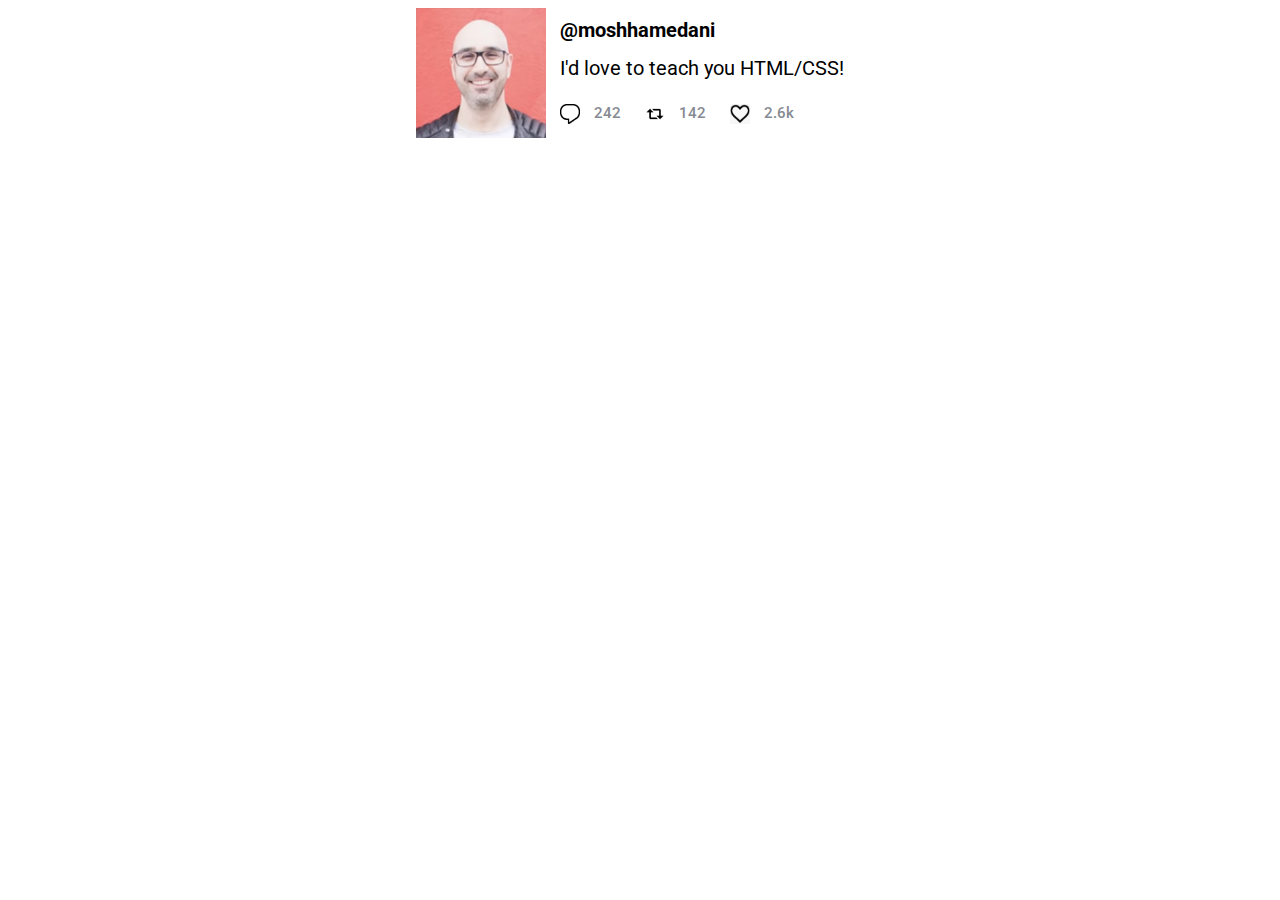
<file: task 1/index.html>
<!DOCTYPE html>
<html>
  <head>
    <link rel="stylesheet" href="styles.css" />
    <link rel="preconnect" href="https://fonts.googleapis.com" />
    <link rel="preconnect" href="https://fonts.gstatic.com" crossorigin />
    <link
      href="https://fonts.googleapis.com/css2?family=Roboto:wght@400;500;700&display=swap"
      rel="stylesheet"
    />
  </head>
  <body>
    <div class="main-container">
      <div class="card">
        <img class="profile" src="images/profile.png" alt="profile photo" />
        <div class="text">
          <p id="username">@moshhamedani</p>
          <p id="tweet">I'd love to teach you HTML/CSS!</p>
          <div class="icons">
            <div id="reply-icon">
              <img src="images/reply.png" alt="reply icon" />
            </div>
            <div id="reply-text">242</div>
            <div id="retweet-icon">
              <img src="images/retweet.png" alt="retweet icon" />
            </div>
            <div id="retweet-text">142</div>
            <div id="like-icon">
              <img src="images/like.png" alt="like icon" />
            </div>
            <div id="like-text">2.6k</div>
          </div>
        </div>
      </div>
    </div>
  </body>
</html>
</file>
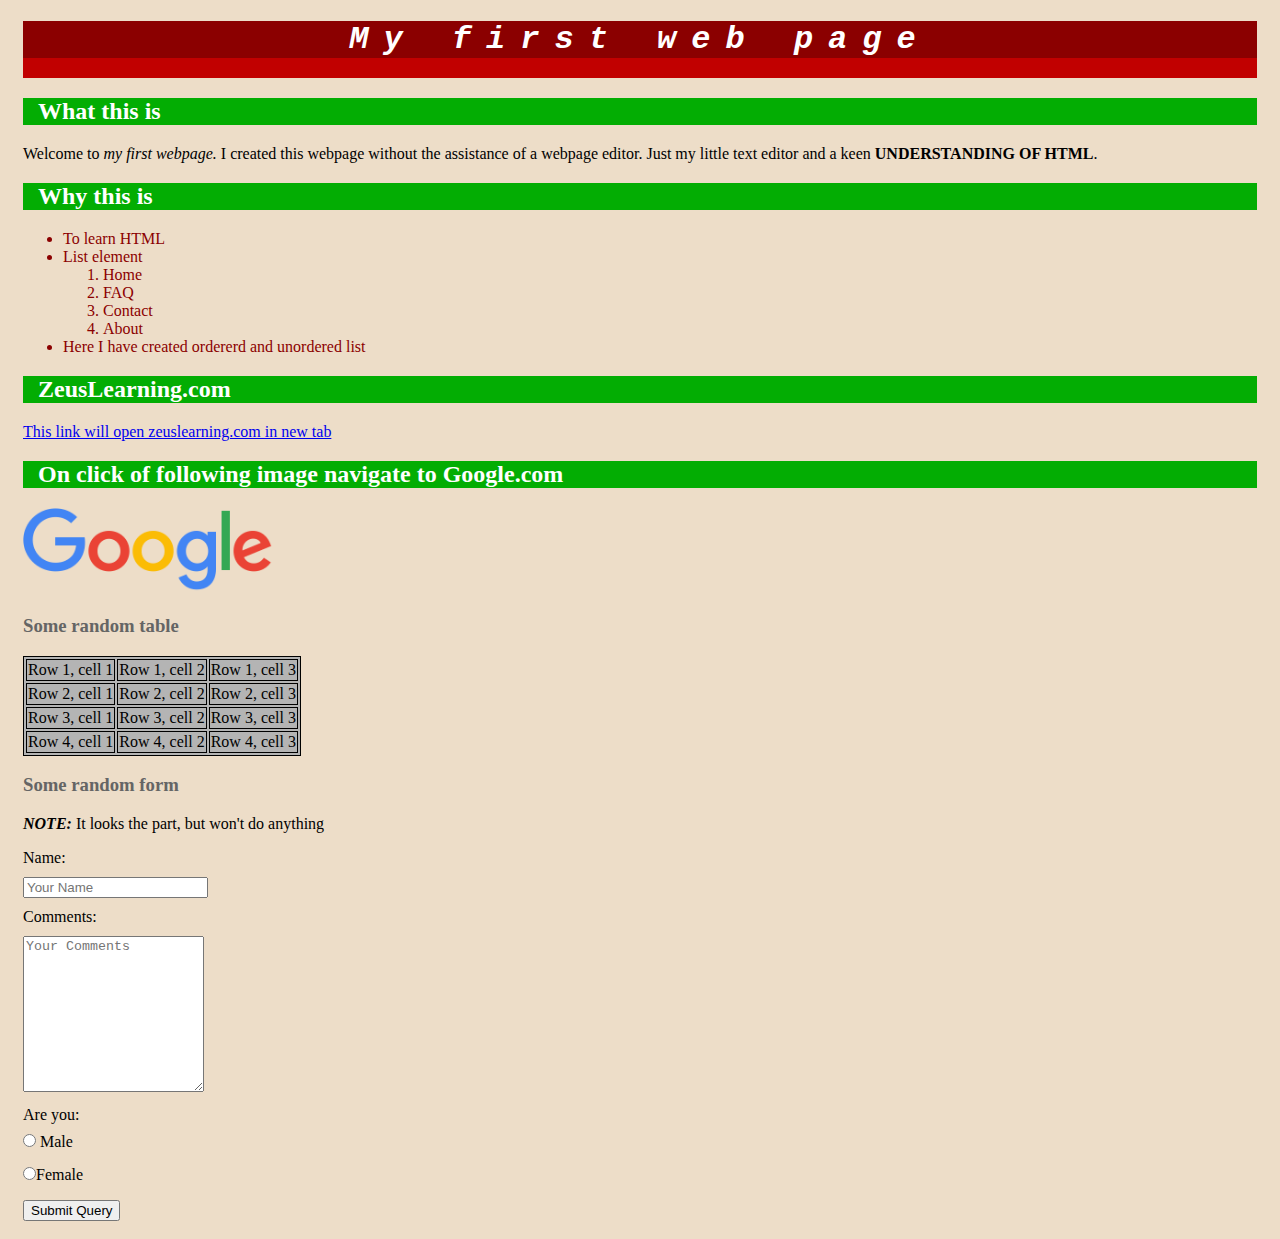
<file: task 2/index.html>
<!DOCTYPE html>
<html lang="en">
  <head>
    <meta charset="UTF-8" />
    <meta http-equiv="X-UA-Compatible" content="IE=edge" />
    <meta name="viewport" content="width=device-width, initial-scale=1.0" />
    <link rel="stylesheet" href="styles.css" />
    <title>My first webpage</title>
  </head>
  <body>
    <h1>My first web page</h1>
    <hr />
    <h2>What this is</h2>
    <p>
      Welcome to <em> my first webpage.</em> I created this webpage without the
      assistance of a webpage editor. Just my little text editor and a keen
      <strong> UNDERSTANDING OF HTML</strong>.
    </p>
    <h2>Why this is</h2>
    <ul>
      <li>To learn HTML</li>
      <li>List element</li>
      <ol>
        <li>Home</li>
        <li>FAQ</li>
        <li>Contact</li>
        <li>About</li>
      </ol>
      <li>Here I have created ordererd and unordered list</li>
    </ul>
    <h2>ZeusLearning.com</h2>
    <a href="https://www.zeuslearning.com">
      This link will open zeuslearning.com in new tab
    </a>
    <h2>On click of following image navigate to Google.com</h2>
    <a href="https://www.google.com"
      ><img src="googlelogo.png" alt="Google logo"
    /></a>
    <h3>Some random table</h3>
    <table>
      <tr>
        <td>Row 1, cell 1</td>
        <td>Row 1, cell 2</td>
        <td>Row 1, cell 3</td>
      </tr>
      <tr>
        <td>Row 2, cell 1</td>
        <td>Row 2, cell 2</td>
        <td>Row 2, cell 3</td>
      </tr>
      <tr>
        <td>Row 3, cell 1</td>
        <td>Row 3, cell 2</td>
        <td>Row 3, cell 3</td>
      </tr>
      <tr>
        <td>Row 4, cell 1</td>
        <td>Row 4, cell 2</td>
        <td>Row 4, cell 3</td>
      </tr>
    </table>
    <h3>Some random form</h3>
    <p>
      <strong><em> NOTE:</em></strong> It looks the part, but won't do anything
    </p>
    <form action="#">
      <label for="name">Name:</label>
      <br />
      <input type="text" name="name" id="name" placeholder="Your Name" />
      <br />
      <label for="comments">Comments:</label>
      <br />
      <textarea
        name="comments"
        id="comments"
        cols="20"
        rows="25"
        placeholder="Your Comments"
      ></textarea>
      <br />
      <label for="gender">Are you:</label>
      <br />
      <input type="radio" name="gender" id="gender" value="male" /> Male
      <br />
      <input type="radio" name="gender" id="gender" value="female" />Female
      <br />
      <input type="submit" value="Submit Query" />
    </form>
  </body>
</html>
</file>
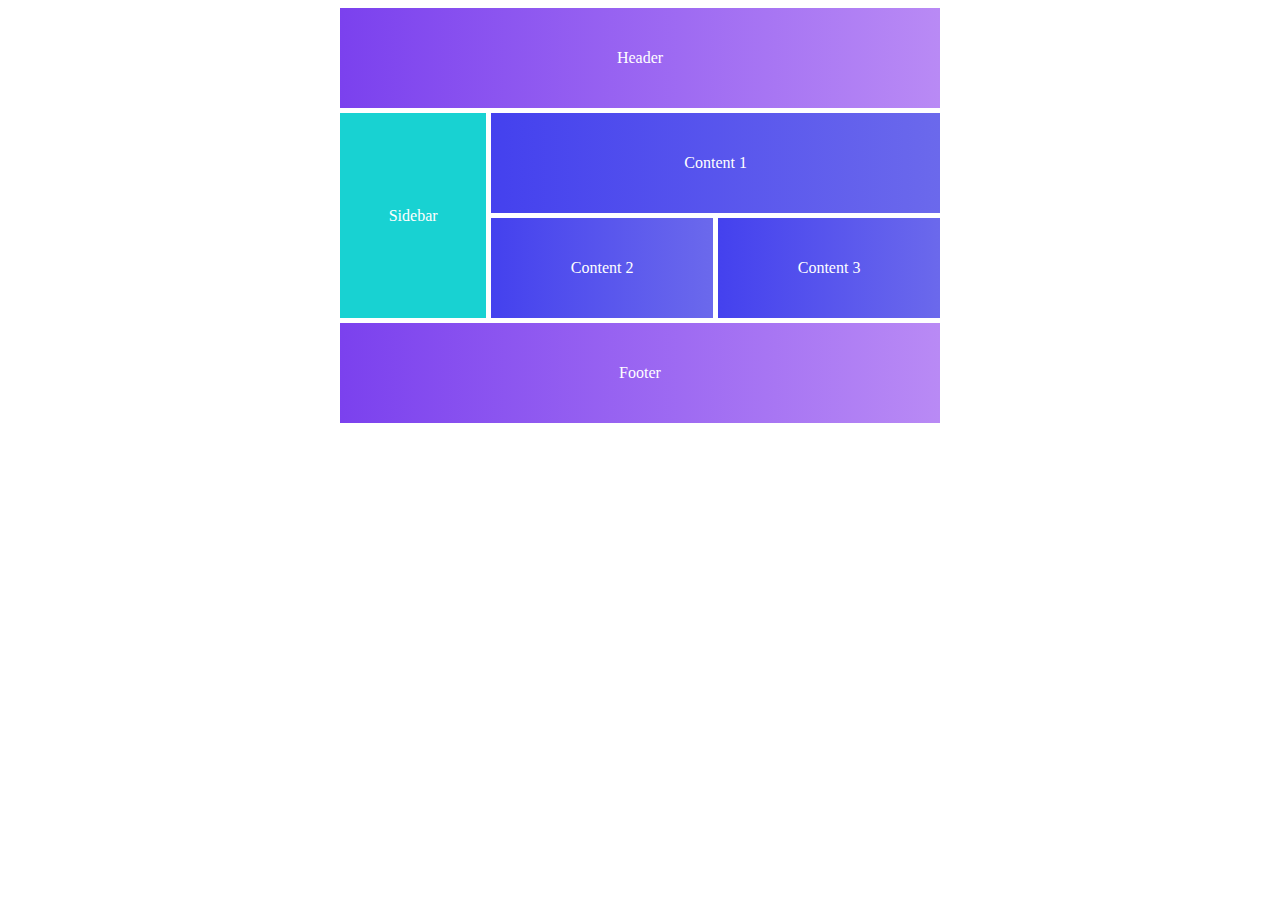
<file: task 3/index.html>
<!DOCTYPE html>
<html lang="en">
  <head>
    <meta charset="UTF-8" />
    <meta http-equiv="X-UA-Compatible" content="IE=edge" />
    <meta name="viewport" content="width=device-width, initial-scale=1.0" />
    <link rel="stylesheet" href="styles.css" />
    <title>CSS grid</title>
  </head>
  <body>
    <div class="wrapper">
      <div class="header">Header</div>
      <div class="sidebar">Sidebar</div>
      <div class="content1">Content 1</div>
      <div class="content2">Content 2</div>
      <div class="content3">Content 3</div>
      <div class="footer">Footer</div>
    </div>
  </body>
</html>
</file>
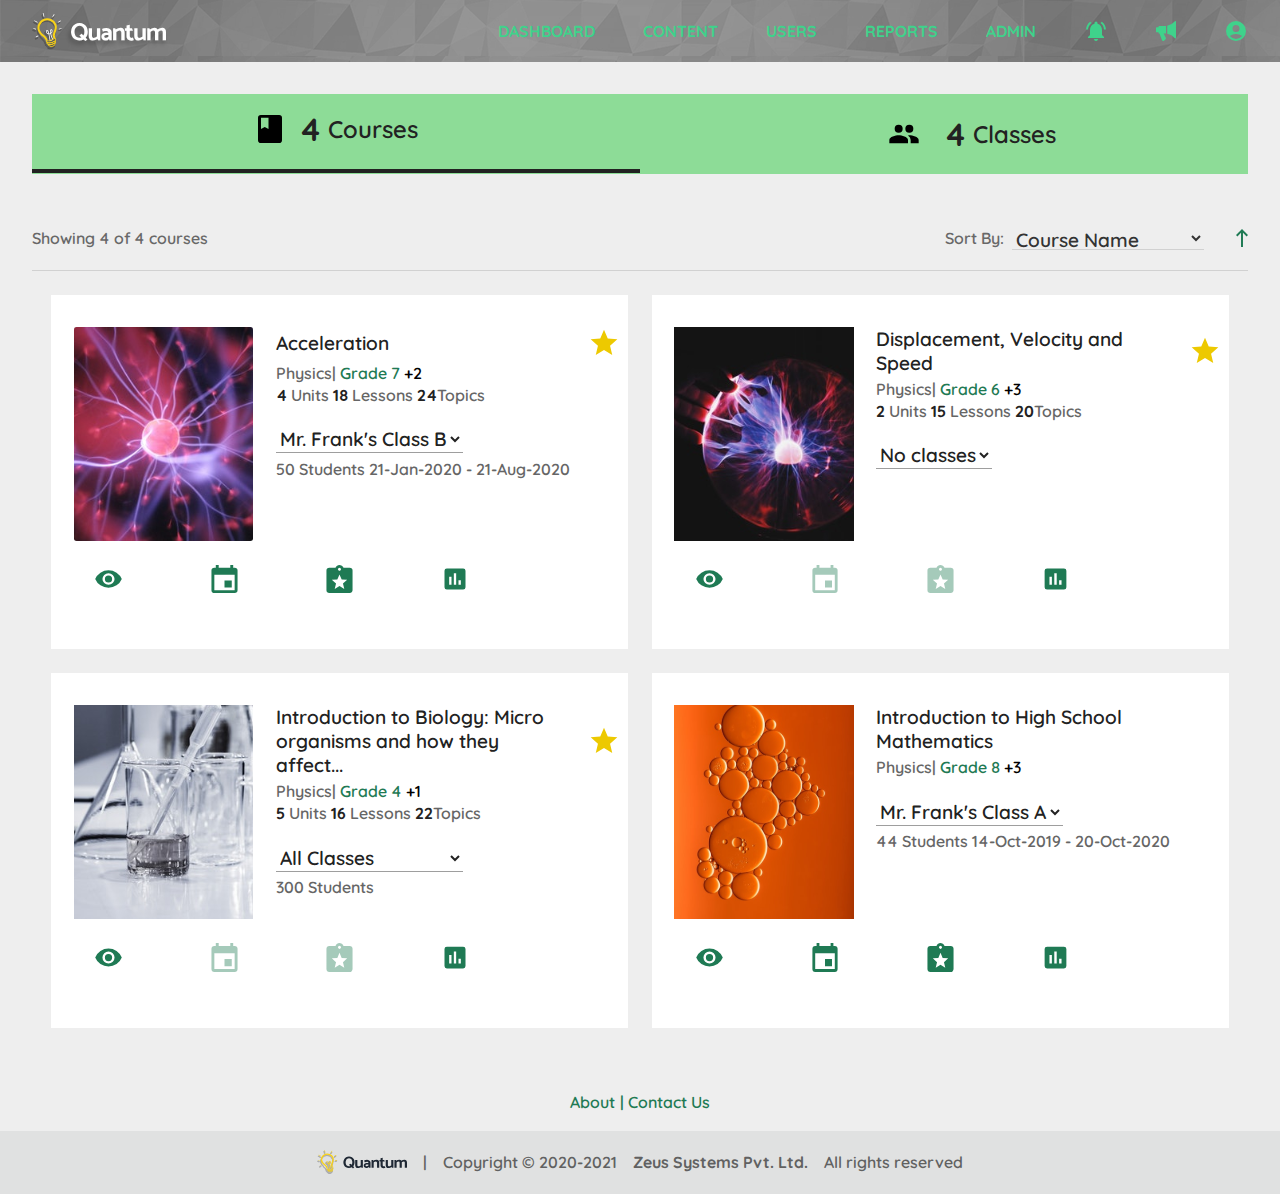
<file: task 4/dashboard.html>
<!DOCTYPE html>
<html lang="en">
  <head>
    <meta charset="UTF-8" />
    <meta http-equiv="X-UA-Compatible" content="IE=edge" />
    <meta name="viewport" content="width=device-width, initial-scale=1.0" />
    <title>Quantum Dashboard</title>
    <link rel="stylesheet" href="dashboard.css" />
  </head>
  <body>
    <div class="header">
      <img
        id="logo-header"
        src="icons/logo used in header.svg"
        alt="logo header"
      />
      <a href="#">DASHBOARD</a>
      <a href="#">CONTENT</a>
      <a href="#">USERS</a>
      <a href="#">REPORTS</a>
      <a href="#">ADMIN</a>
      <img src="icons/alerts.svg" alt="alerts logo" />
      <img src="icons/announcements.svg" alt="announcements logo" />
      <img id="acc-circle" src="icons/account_circle.svg" alt="account logo" />
      <img id="hamburger-menu" src="icons/hamburger-menu.svg" alt="" />
    </div>
    <div class="bar">
      <div class="bar-box">
        <div class="bar-section">
          <img id="course-icon" src="icons/courses.svg" alt="courses icon" />
          <span class="bar-txt">4 </span>
          <span class="bar-txt"> Courses </span>
        </div>
      </div>
      <div class="bar-box">
        <div class="bar-section">
          <img id="class-icon" src="icons/classes.svg" alt="classes icon" />
          <span class="bar-txt">4 </span>
          <span class="bar-txt">Classes</span>
        </div>
      </div>
    </div>

    <div class="info-bar">
      <span>Showing 4 of 4 courses</span>
      <label for="sort"> Sort By: </label>
      <select name="sort" id="sort">
        <option value="Course Name" selected>Course Name</option>
        <option value="Date">Date</option>
        <option value="Length">Length</option>
      </select>
      <img src="icons/sort.svg" alt="" />
    </div>
    <div class="card-container"></div>

    <!-- Footer -->
    <div class="footer">
      <div class="footer1">
        <a href="#">About</a>
        <span>|</span>
        <a href="#">Contact Us</a>
      </div>
      <div class="footer2">
        <img src="icons/logo used in footer.svg" alt="logo footer" />
        <span>|</span>
        <span>Copyright &copy; 2020-2021</span>
        <span>Zeus Systems Pvt. Ltd.</span>
        <span>All rights reserved</span>
      </div>
    </div>
    <script src="app.js"></script>
  </body>
</html>
</file>
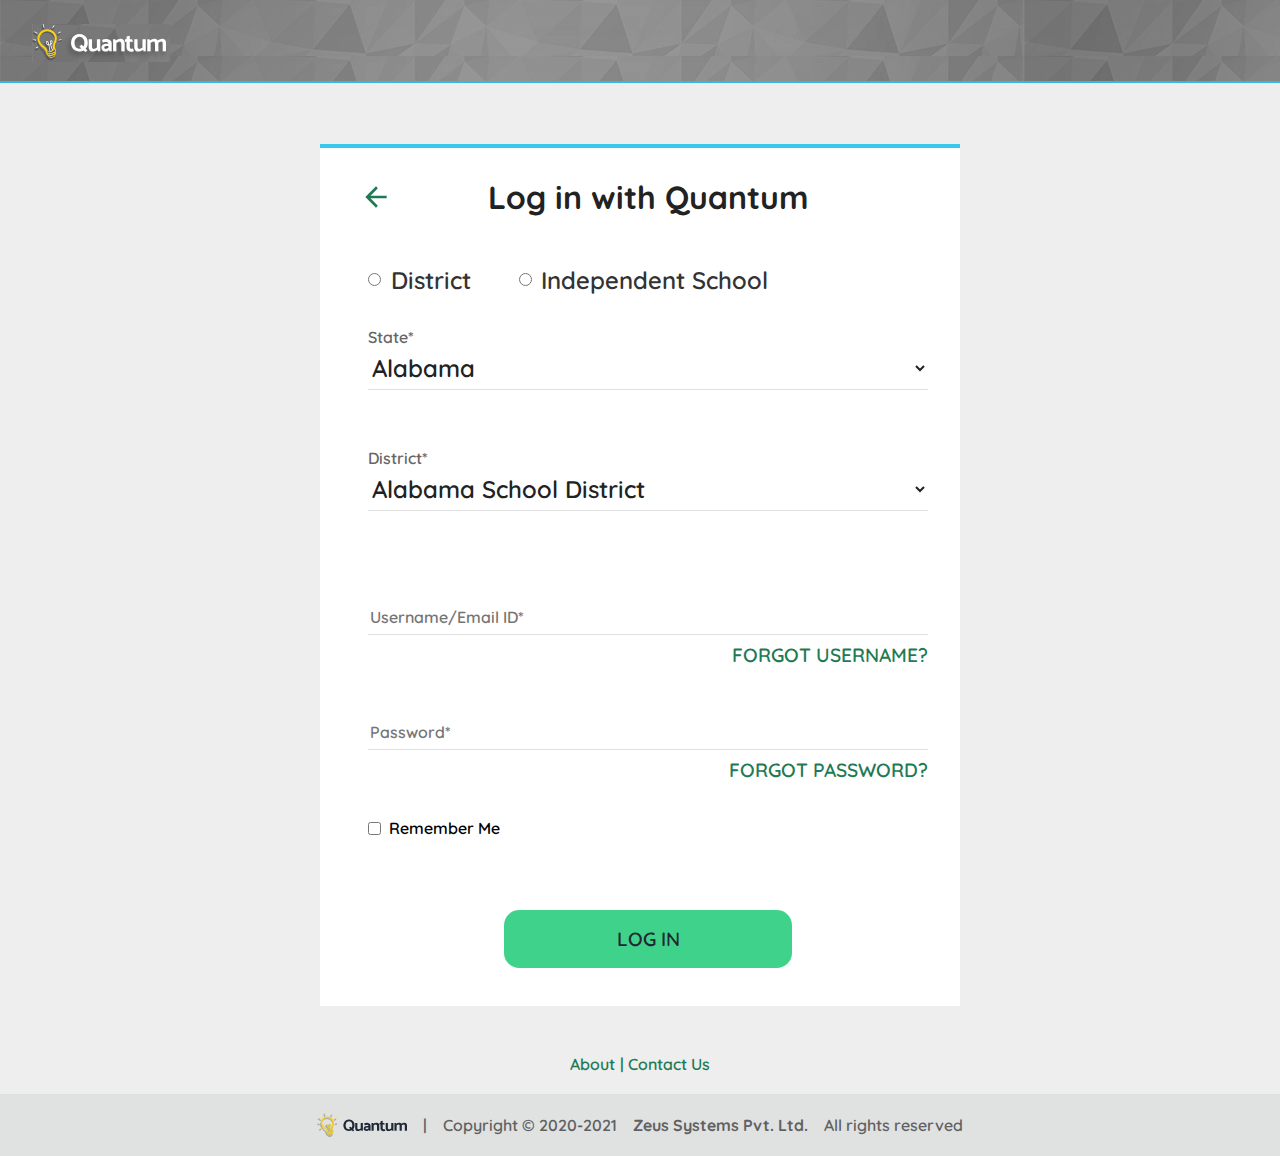
<file: task 4/login.html>
<!DOCTYPE html>
<html lang="en">
  <head>
    <meta charset="UTF-8" />
    <meta http-equiv="X-UA-Compatible" content="IE=edge" />
    <meta name="viewport" content="width=device-width, initial-scale=1.0" />
    <link rel="stylesheet" href="login.css" />
    <title>Quantum Login</title>
  </head>
  <body>
    <div class="header">
      <img src="icons/logo used in header.svg" alt="logo header" />
    </div>
    <div class="main">
      <div class="title">
        <img src="icons/back.svg" alt="back button" />
        <div>Log in with Quantum</div>
      </div>
      <form action="#">
        <div class="category">
          <input type="radio" id="dist" value="dist" />
          <!-- <svg
            id="radio-button-off"
            xmlns="http://www.w3.org/2000/svg"
            width="24"
            height="24"
            viewBox="0 0 24 24"
          >
            <path
              id="Path_1827"
              data-name="Path 1827"
              d="M12,2A10,10,0,1,0,22,12,10,10,0,0,0,12,2Zm0,18a8,8,0,1,1,8-8A8,8,0,0,1,12,20Z"
              fill="#1f7a54"
            />
            <path
              id="Path_1828"
              data-name="Path 1828"
              d="M0,0H24V24H0Z"
              fill="none"
            />
          </svg> -->

          <label for="dist">District</label>
          <input type="radio" id="school" value="school" />
          <!-- <svg
            id="radio-button-off"
            xmlns="http://www.w3.org/2000/svg"
            width="24"
            height="24"
            viewBox="0 0 24 24"
          >
            <path
              id="Path_1827"
              data-name="Path 1827"
              d="M12,2A10,10,0,1,0,22,12,10,10,0,0,0,12,2Zm0,18a8,8,0,1,1,8-8A8,8,0,0,1,12,20Z"
              fill="#1f7a54"
            />
            <path
              id="Path_1828"
              data-name="Path 1828"
              d="M0,0H24V24H0Z"
              fill="none"
            />
          </svg> -->
          <label for="school">Independent School</label>
        </div>
        <div class="dropdown">
          <label for="state">State*</label>
          <select name="state" id="state">
            <option value="alabama">Alabama</option>
            <option value="california">California</option>
            <option value="texas">Texas</option>
            <option value="florida">Florida</option>
          </select>
        </div>
        <div class="dropdown">
          <label for="district">District*</label>
          <select name="district" id="district">
            <option value="alabama school district">
              Alabama School District
            </option>
            <option value="california school district">
              California School District
            </option>
            <option value="texas school district">Texas School District</option>
            <option value="florida school district">
              Florida School District
            </option>
          </select>
        </div>
        <div class="credentials">
          <input type="text" placeholder="Username/Email ID*" />
          <a href="#">FORGOT USERNAME?</a>
        </div>
        <div class="credentials" id="credentials-pwd">
          <input type="password" placeholder="Password*" />
          <a href="#">FORGOT PASSWORD?</a>
        </div>
        <div class="rem">
          <input type="checkbox" value="remember" id="remember" />
          <label for="remember">Remember Me</label>
        </div>
        <div class="btn">
          <button type="submit">LOG IN</button>
        </div>
      </form>
    </div>

    <div class="footer">
      <div class="footer1">
        <a href="#">About</a>
        <span>|</span>
        <a href="#">Contact Us</a>
      </div>
      <div class="footer2">
        <img src="icons/logo used in footer.svg" alt="logo footer" />
        <span>|</span>
        <span>Copyright &copy; 2020-2021</span>
        <span>Zeus Systems Pvt. Ltd.</span>
        <span>All rights reserved</span>
      </div>
    </div>
  </body>
</html>
</file>
<file: task 1/styles.css>
.main-container {
  width: max-content;
  margin: auto;
}
.card {
  width: 449px;
  height: 130px;
  margin: 4px;
  display: flex;
}
.profile {
  height: 130px;
  width: 130px;
}
.text {
  margin: auto auto auto 14px;
  font-family: "Roboto", sans-serif;
}

#username {
  font-size: 20px;
  font-weight: bold;
  color: #000000;
  margin: auto 0 14px 0;
}
#tweet {
  font-size: 20px;
  font-weight: normal;
  color: #000000;
  margin: auto 0 24px 0;
}

.icons {
  display: flex;
  font-size: 15px;
  font-weight: 500;
  color: #858991;
}

.icons div img {
  width: 20px;
  height: 20px;
}

#reply-icon,
#retweet-icon,
#like-icon {
  margin-right: 14px;
}
#reply-text,
#retweet-text,
#like-text {
  margin-right: 24px;
}
</file>
<file: task 2/styles.css>
body {
  background-color: rgb(237, 221, 200);
  padding: 0 15px;
  font-family: "Times New Roman", Times, serif;
}

h1 {
  background-color: darkred;
  color: white;
  text-align: center;
  margin-bottom: 0;
  font-style: italic;
  font-family: "Courier New", Courier, monospace;
  letter-spacing: 15px;
}
hr {
  border: 0;
  margin: 0;
  height: 20px;
  background-color: rgb(193, 0, 0);
}
h2 {
  background-color: rgb(3, 173, 3);
  color: white;
  padding-left: 15px;
}
ul {
  color: darkred;
}

h3 {
  color: rgb(101, 101, 101);
}
table,
td {
  background-color: rgb(180, 180, 180);
  border: solid 1px;
}
textarea {
  height: 150px;
  overflow-y: scroll;
}
label,
input,
textarea {
  margin: 10px 0;
}

img {
  width: 250px;
}
</file>
<file: task 3/styles.css>
.wrapper > div {
  display: flex;
  justify-content: center;
  align-items: center;
}
.wrapper {
  text-align: center;
  width: 600px;
  margin: auto;
  color: white;
  gap: 5px;
  display: grid;
  grid-template-columns: repeat(8, 1fr);
  grid-auto-rows: minmax(100px, auto);
  grid-template-areas:
    "hd hd hd hd hd hd hd hd"
    "sd sd c1 c1 c1 c1 c1 c1"
    "sd sd c2 c2 c2 c3 c3 c3"
    "ft ft ft ft ft ft ft ft";
}
.header {
  grid-area: hd;
  background: linear-gradient(to right, #7b41ee, #b98af5);
}
.sidebar {
  grid-area: sd;
  background-color: rgb(24, 210, 210);
}
.content1 {
  grid-area: c1;
  background: linear-gradient(to right, #4441ee, #6b69ec);
}
.content2 {
  grid-area: c2;
  background: linear-gradient(to right, #4441ee, #6b69ec);
}
.content3 {
  grid-area: c3;
  background: linear-gradient(to right, #4441ee, #6b69ec);
}
.footer {
  background: linear-gradient(to right, #7b41ee, #b98af5);
  grid-area: ft;
}
</file>
<file: task 4/dashboard.css>
@font-face {
  font-family: Quicksand;
  src: url("Quicksand font 1/Quicksand-VariableFont_wght.ttf");
}
* {
  margin: 0;
  font-size: 1rem;
  font-family: Quicksand;
  font-weight: 600;
  background-color: #eeeeee;
}

/* Header */
.header {
  background-image: url("header pattern svg.svg");
  width: 100%;
  position: -webkit-sticky;
  position: sticky;
  top: 0;
  display: flex;
  align-items: center;
}
.header * {
  margin-right: 3em;
  background-color: rgba(0, 0, 0, 0);
}
.header #logo-header {
  margin: 0.8em auto 0.7em 2em;
}
.header #acc-circle {
  margin-right: 2em;
}
.header #hamburger-menu {
  display: none;
}
.header a {
  font-size: 1rem;
  font-family: Quicksand;
  font-weight: 600;
  -webkit-text-decoration-line: none;
          text-decoration-line: none;
  color: #3fd28b;
  font-weight: bold;
}

/* Selection Bar */
.bar {
  height: 5em;
  margin: 2em 2em auto 2em;
  display: flex;
  align-items: center;
  background-color: #8ddc97;
}
.bar .bar-box {
  background-color: inherit;
  width: 100%;
}
.bar .bar-box .bar-section {
  font-size: 1.2rem;
  font-family: Quicksand;
  font-weight: 600;
  color: #222222;
  width: -webkit-min-content;
  width: -moz-min-content;
  width: min-content;
  display: flex;
  align-items: center;
  margin: auto;
  background-color: inherit;
}
.bar .bar-box .bar-section:nth-of-type(1) {
  height: 92%;
}
.bar .bar-box #course-icon {
  background-color: inherit;
  margin-right: 0.8em;
}
.bar .bar-box #class-icon {
  background-color: inherit;
  margin-left: 3.5em;
  margin-right: 1.5em;
}
.bar .bar-box .bar-txt {
  background-color: inherit;
  font-size: 1.5rem;
  font-family: Quicksand;
  font-weight: 600;
  color: #222222;
}
.bar .bar-box .bar-txt:nth-of-type(2n + 1) {
  font-size: 2rem;
  font-weight: bold;
  margin-right: 0.2em;
}
.bar .bar-box:nth-of-type(1) {
  height: 92%;
  border-bottom: 4px solid #222222;
}

/* Info bar */
.info-bar {
  height: 4em;
  margin: 6.5em 2em auto 2em;
  display: flex;
  align-items: center;
  margin-top: 2em;
  margin-bottom: 1.5em;
  border-bottom: rgba(0, 0, 0, 0.12) solid 1px;
}
.info-bar span,
.info-bar label {
  font-size: 1rem;
  font-family: Quicksand;
  font-weight: 600;
  color: #686868;
  margin-right: auto;
}
.info-bar label {
  margin-right: 0.5em;
}
.info-bar select {
  font-size: 1.2rem;
  font-family: Quicksand;
  font-weight: 600;
  height: 1.2em;
  width: 10em;
  color: #333333;
  border: none;
  border-bottom: rgba(0, 0, 0, 0.12) solid 1px;
}
.info-bar img {
  margin-left: 2em;
}

/* card */
.card-container {
  display: grid;
  grid-template-columns: 1fr 1fr;
  gap: 1.5em;
  width: 92%;
  margin: auto;
  margin-bottom: 4em;
}

.card {
  background-color: #ffffff;
  display: grid;
  grid-template-columns: repeat(18, 1fr);
  padding-top: 2em;
}
.card .box1 {
  background-color: inherit;
  grid-column: 1/8;
  width: 100%;
  display: flex;
  justify-content: center;
  align-items: center;
}
.card .box1 img {
  width: 80%;
}
.card .box2 {
  background-color: inherit;
  grid-column: 8/19;
}
.card .box2 * {
  margin-bottom: 2px;
}
.card .box2 h2 {
  background-color: inherit;
  font-size: 1.5rem;
  color: #222222;
}
.card .box2 div,
.card .box2 span,
.card .box2 select {
  background-color: inherit;
}
.card .box2 .box2-title {
  display: flex;
  align-items: center;
}
.card .box2 .box2-title h2 {
  width: 80%;
  background-color: inherit;
  font-size: 1.2rem;
  color: #222222;
  margin-right: auto;
}
.card .box2 .box2-title #icon-favourite {
  width: 2em;
  margin-right: 0.5em;
  background-color: inherit;
}
.card .box2 .box2-subject span {
  font-family: Quicksand;
  font-weight: 600;
  color: #666666;
}
.card .box2 .box2-subject span:last-child {
  color: #1f7a54;
}
.card .box2 .box2-detail span {
  font-family: Quicksand;
  font-weight: 600;
  color: #666666;
}
.card .box2 .box2-detail span:nth-of-type(2n + 1) {
  font-weight: bold;
  color: #222222;
}
.card .box2 .box2-teacher select {
  font-size: 1.2rem;
  font-family: Quicksand;
  font-weight: 600;
  color: #222222;
  border: none;
  border-bottom: rgba(0, 0, 0, 0.38) solid 1px;
  margin-top: 1em;
  margin-bottom: 0.2em;
}
.card .box2 .box2-student {
  font-family: Quicksand;
  font-weight: 600;
  color: #666666;
}
.card .box3 {
  background-color: inherit;
  grid-column: 1/-1;
  padding-bottom: 0.8em;
}
.card .card-icons {
  height: 4.5em;
  width: 80%;
  display: flex;
  justify-content: space-around;
  margin-top: 1.5em;
}
.card .card-icons::before {
  border-top: rgba(0, 0, 0, 0.12) 1px solid;
}
.card .card-icons img {
  background-color: inherit;
  width: 1.8em;
  height: 1.8em;
}

/* footer */
.footer {
  display: flex;
  flex-direction: column;
  width: 100%;
}
.footer .footer1 {
  align-self: center;
  font-size: 1.2rem;
  font-family: Quicksand;
  font-weight: 600;
  color: #1f7a54;
  display: flex;
  margin-bottom: 1em;
}
.footer .footer1 a {
  color: #1f7a54;
  -webkit-text-decoration-line: none;
          text-decoration-line: none;
  margin: 0 0.3em;
}
.footer .footer2 {
  display: flex;
  justify-content: center;
  align-items: center;
  background-color: #e0e1e1;
}
.footer .footer2 * {
  background-color: inherit;
  margin: 1.2em 0.5em;
  font-size: 1rem;
  color: #616161;
}
.footer .footer2 span:nth-of-type(3) {
  font-weight: bold;
}

/* Responsive */
@media (min-width: 1920px) {
  html {
    font-size: 24px;
  }
}
@media (max-width: 768px) {
  .header a {
    display: none;
  }
  .header #hamburger-menu {
    display: block;
  }
  .card-container {
    display: grid;
    grid-template-columns: 1fr;
    width: 80%;
  }
}
@media (max-width: 550px) {
  html {
    font-size: 8px;
  }
}
@media (max-width: 320px) {
  html {
    font-size: 6px;
  }
  #course-icon,
#class-icon {
    height: 3.5em;
  }
}/*# sourceMappingURL=dashboard.css.map */
</file>
<file: task 4/login.css>
@font-face {
  font-family: Quicksand;
  src: url("Quicksand font 1/Quicksand-VariableFont_wght.ttf");
}
* {
  background-color: #eeeeee;
  margin: 0;
  font-size: 1rem;
  font-family: Quicksand;
  font-weight: 600;
}

/* Header */
.header {
  background-image: url("header pattern svg.svg");
  border-bottom: #31b9e4 solid 2px;
  width: 100%;
  position: fixed;
  top: 0;
}
.header img {
  background-image: url("header pattern svg.svg");
  margin: 1.5em auto 0.9em 2em;
}

/* Body */
.main {
  width: 40em;
  background-color: #ffffff;
  margin: auto;
  margin-top: 9em;
  border-top: #3ac7ec solid 4px;
}
.main form {
  background-color: inherit;
  width: 35em;
  margin-left: 3em;
  margin-bottom: 3em;
}
.main form .category {
  background-color: inherit;
  margin-top: 3em;
  display: flex;
  align-items: center;
}
.main form .category #dist {
  margin-right: 0.6em;
}
.main form .category #school {
  margin-right: 0.6em;
  margin-left: 3em;
}
.main form .category label {
  background-color: inherit;
  color: #333333;
  font-size: 1.5rem;
  font-family: Quicksand;
  font-weight: 600;
}
.main form .dropdown {
  background-color: inherit;
  display: flex;
  flex-direction: column;
  margin-top: 2em;
}
.main form .dropdown select {
  font-size: 1.5rem;
  font-family: Quicksand;
  font-weight: 600;
  background-color: inherit;
  border: none;
  border-bottom: solid rgba(0, 0, 0, 0.12) 1px;
  height: 1.8em;
  margin-bottom: 0.4em;
  color: #222222;
}
.main form .dropdown label {
  background-color: inherit;
  color: #666666;
}
.main form .dropdown:nth-of-type(3) {
  margin-top: 3em;
  margin-bottom: 5em;
}
.main form .credentials {
  background-color: inherit;
  display: flex;
  flex-direction: column;
  color: #666666;
  font-size: 1.5rem;
  font-family: Quicksand;
  font-weight: 600;
}
.main form .credentials input {
  background-color: inherit;
  border: none;
  border-bottom: solid rgba(0, 0, 0, 0.12) 1px;
  height: 2em;
  margin-bottom: 0.5em;
}
.main form .credentials a {
  background-color: inherit;
  align-self: flex-end;
  font-size: 1.2rem;
  font-family: Quicksand;
  font-weight: 600;
  color: #1f7a54;
  -webkit-text-decoration-line: none;
          text-decoration-line: none;
}
.main form #credentials-pwd {
  margin-top: 2em;
  margin-bottom: 1.5em;
}
.main form .rem {
  font-size: 1.5rem;
  background-color: inherit;
  margin-bottom: 3em;
  display: flex;
  align-items: center;
}
.main form .rem label {
  background-color: inherit;
}
.main form .rem input {
  margin-right: 0.5em;
}
.main form .btn {
  background-color: inherit;
  display: flex;
  justify-content: center;
}
.main form .btn button {
  background-color: #3fd28b;
  width: 15em;
  height: 3em;
  margin: auto;
  margin-bottom: 2em;
  font-size: 1.2rem;
  color: #1f2834;
  border: none;
  border-radius: 0.8em;
}

/* Title in body */
.title {
  background-color: inherit;
  display: flex;
  align-items: center;
  margin-top: 1.8em;
}
.title img {
  background-color: inherit;
  height: 2em;
  margin-left: 2.5em;
}
.title div {
  background-color: inherit;
  margin-left: 3em;
  font-size: 2rem;
  font-family: Quicksand;
  font-weight: 600;
  font-weight: bold;
  color: #222222;
}

/* footer */
.footer {
  display: flex;
  flex-direction: column;
  width: 100%;
}
.footer .footer1 {
  align-self: center;
  font-size: 1.2rem;
  font-family: Quicksand;
  font-weight: 600;
  color: #1f7a54;
  display: flex;
  margin-bottom: 1em;
}
.footer .footer1 a {
  color: #1f7a54;
  -webkit-text-decoration-line: none;
          text-decoration-line: none;
  margin: 0 0.3em;
}
.footer .footer2 {
  display: flex;
  justify-content: center;
  align-items: center;
  background-color: #e0e1e1;
}
.footer .footer2 * {
  background-color: inherit;
  margin: 1.2em 0.5em;
  font-size: 1rem;
  color: #616161;
}
.footer .footer2 span:nth-of-type(3) {
  font-weight: bold;
}

/* Responsive */
@media (min-width: 1920px) {
  html {
    font-size: 16px;
  }
}
@media (max-width: 550px) {
  html {
    font-size: 8px;
  }
}
@media (max-width: 320px) {
  html {
    font-size: 6px;
  }
  .main {
    margin-top: 15em;
  }
}/*# sourceMappingURL=login.css.map */
</file>
